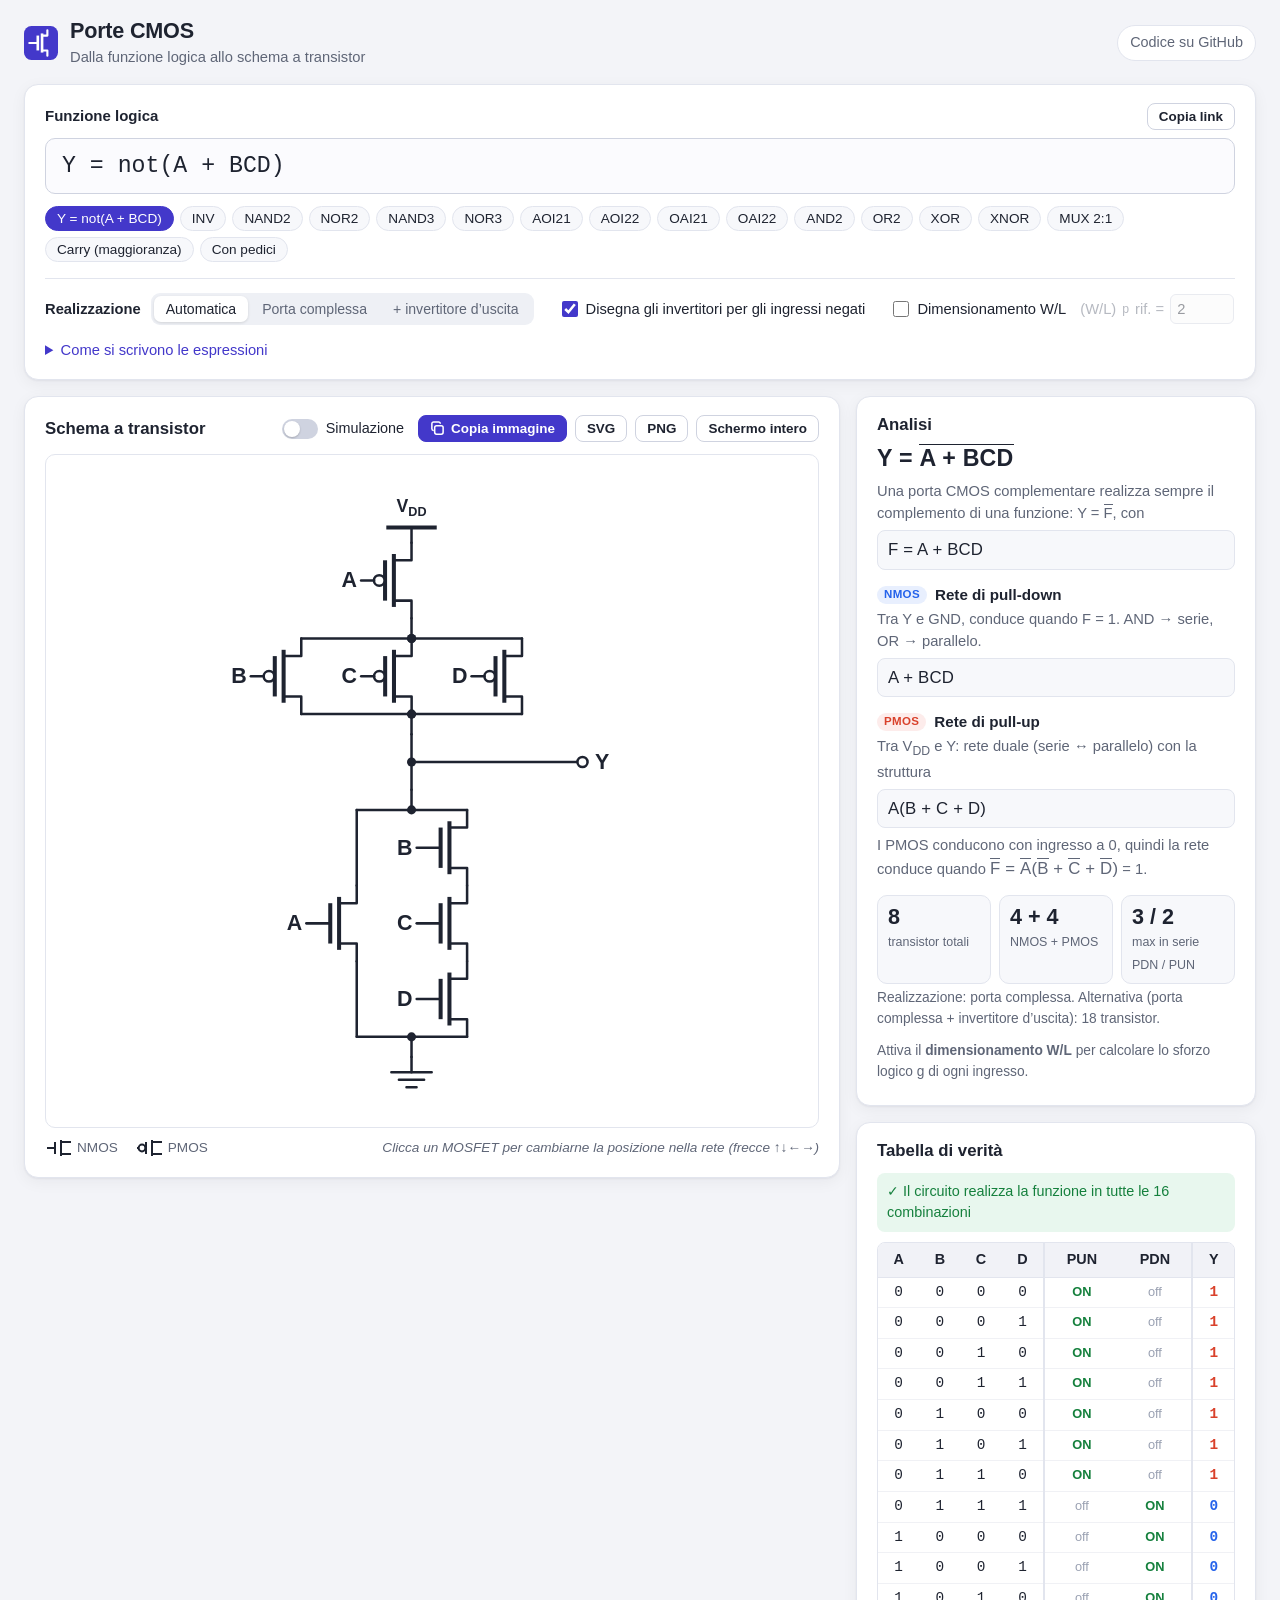
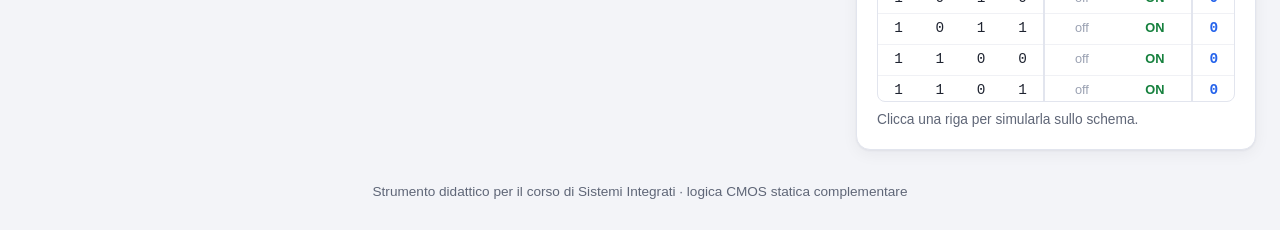
<file: docs/index.html>
<!doctype html>
<html lang="it">
<head>
  <meta charset="utf-8">
  <meta name="viewport" content="width=device-width, initial-scale=1">
  <title>Porte CMOS</title>
  <meta name="description" content="Scrivi una funzione logica (es. Y = not(A + BCD)) e ottieni lo schema a transistor CMOS con reti di pull-up e pull-down, tabella di verità, dimensionamento e simulazione.">
  <link rel="icon" href="favicon.svg" type="image/svg+xml">
  <link rel="stylesheet" href="css/style.css">
  <script type="module" src="js/app.js"></script>
</head>
<body>
  <header class="topbar">
    <div class="brand">
      <img src="favicon.svg" alt="" width="34" height="34">
      <div>
        <h1>Porte CMOS</h1>
        <p>Dalla funzione logica allo schema a transistor</p>
      </div>
    </div>
    <a class="gh-link" id="repo-link" href="https://github.com/giob22/PorteCMOS" target="_blank" rel="noopener">Codice su GitHub</a>
  </header>

  <main>
    <section class="card input-card">
      <div class="input-head">
        <label for="expr">Funzione logica</label>
        <button type="button" class="btn ghost small" id="copy-link" title="Copia un link a questa funzione">Copia link</button>
      </div>
      <input id="expr" class="expr" type="text" spellcheck="false" autocomplete="off" autocapitalize="off"
             placeholder="Y = not(A + BCD)" aria-describedby="error">
      <div id="error" class="error" role="alert" hidden></div>

      <div class="examples" id="examples" aria-label="Esempi"></div>

      <div class="options">
        <div class="opt">
          <span class="opt-label">Realizzazione</span>
          <div class="segmented" role="radiogroup" aria-label="Realizzazione" id="mode">
            <button type="button" role="radio" data-mode="auto">Automatica</button>
            <button type="button" role="radio" data-mode="direct">Porta complessa</button>
            <button type="button" role="radio" data-mode="outinv">+ invertitore d’uscita</button>
          </div>
        </div>
        <label class="opt check">
          <input type="checkbox" id="opt-inverters">
          <span>Disegna gli invertitori per gli ingressi negati</span>
        </label>
        <div class="opt sizing">
          <label class="check">
            <input type="checkbox" id="opt-sizing">
            <span>Dimensionamento W/L</span>
          </label>
          <label class="ratio" title="Rapporto (W/L) del PMOS dell'invertitore di riferimento, con (W/L) dell'NMOS = 1">
            (W/L)<sub>p</sub> rif. =
            <input type="number" id="opt-ratio" min="1" max="5" step="0.5" value="2">
          </label>
        </div>
      </div>

      <details class="syntax">
        <summary>Come si scrivono le espressioni</summary>
        <table>
          <tbody>
            <tr><th>NOT</th><td><code>not(A)</code> <code>!A</code> <code>~A</code> <code>A'</code></td></tr>
            <tr><th>AND</th><td><code>AB</code> <code>A·B</code> <code>A*B</code> <code>A&amp;B</code> <code>A and B</code></td></tr>
            <tr><th>OR</th><td><code>A + B</code> <code>A | B</code> <code>A or B</code></td></tr>
            <tr><th>XOR</th><td><code>A ^ B</code> <code>A xor B</code></td></tr>
            <tr><th>Funzioni</th><td><code>nand(A, B)</code> <code>nor(A, B, C)</code> <code>xnor(A, B)</code> <code>and(…)</code> <code>or(…)</code></td></tr>
          </tbody>
        </table>
        <ul>
          <li>Lettere adiacenti sono in AND: <code>BCD</code> = B·C·D.</li>
          <li>Pedici: <code>A_1</code> o <code>A1</code>, <code>A_in</code>, <code>A_{in}</code>; anche per l’uscita (<code>Y_{out} = …</code>).
            Con le graffe il pedice può essere seguito da un’altra variabile: <code>A_{in}B</code> = A<sub>in</sub>·B,
            mentre <code>A_inB</code> è A con pedice “inB”.</li>
          <li>Precedenza: NOT, poi AND, poi XOR, poi OR. <code>Y =</code> iniziale facoltativo (cambia il nome dell’uscita).</li>
        </ul>
      </details>
    </section>

    <div class="layout">
      <section class="card schematic-card" id="schematic-card">
        <div class="card-head">
          <h2>Schema a transistor</h2>
          <div class="tools">
            <label class="switch" title="Assegna valori agli ingressi ed evidenzia i transistor accesi">
              <input type="checkbox" id="opt-sim">
              <span class="track"></span>
              <span>Simulazione</span>
            </label>
            <button type="button" class="btn small icon" id="copy-img" title="Copia lo schema come immagine da incollare negli appunti (tasto C)">
              <svg width="15" height="15" viewBox="0 0 16 16" aria-hidden="true"><rect x="5" y="5" width="9" height="9" rx="2" fill="none" stroke="currentColor" stroke-width="1.6"/><path d="M11 3V2.8A1.8 1.8 0 0 0 9.2 1H3.8A1.8 1.8 0 0 0 2 2.8v5.4A1.8 1.8 0 0 0 3.8 10H4" fill="none" stroke="currentColor" stroke-width="1.6"/></svg>
              Copia immagine
            </button>
            <button type="button" class="btn ghost small" id="export-svg" title="Scarica lo schema in formato vettoriale">SVG</button>
            <button type="button" class="btn ghost small" id="export-png" title="Scarica lo schema come immagine">PNG</button>
            <button type="button" class="btn ghost small" id="fullscreen" title="Schermo intero (tasto F)">Schermo intero</button>
          </div>
        </div>
        <div class="sim-panel" id="sim-panel" hidden></div>
        <div class="order-panel" id="order-panel" hidden></div>
        <div class="schematic" id="schematic"></div>
        <div class="legend">
          <span><svg width="26" height="20" viewBox="0 0 26 20" aria-hidden="true"><path d="M26 4H16V16H26M16 2V18M10 4V16M10 10H2" fill="none" stroke="currentColor" stroke-width="2"/></svg> NMOS</span>
          <span><svg width="26" height="20" viewBox="0 0 26 20" aria-hidden="true"><path d="M26 4H16V16H26M16 2V18M10 4V16M2 10H1" fill="none" stroke="currentColor" stroke-width="2"/><circle cx="6" cy="10" r="3.4" fill="none" stroke="currentColor" stroke-width="2"/></svg> PMOS</span>
          <span class="sim-only"><i class="sw up"></i> cammino verso V<sub>DD</sub></span>
          <span class="sim-only"><i class="sw down"></i> cammino verso GND</span>
          <span class="size-only"><i class="sw size"></i> W/L normalizzato</span>
          <span class="move-hint">Clicca un MOSFET per cambiarne la posizione nella rete (frecce ↑↓←→)</span>
        </div>
      </section>

      <aside class="side">
        <section class="card" id="analysis"></section>
        <section class="card" id="truth"></section>
      </aside>
    </div>
  </main>

  <footer>
    Strumento didattico per il corso di Sistemi Integrati · logica CMOS statica complementare
  </footer>
  <div class="toast" id="toast" role="status" aria-live="polite"></div>
</body>
</html>
</file>
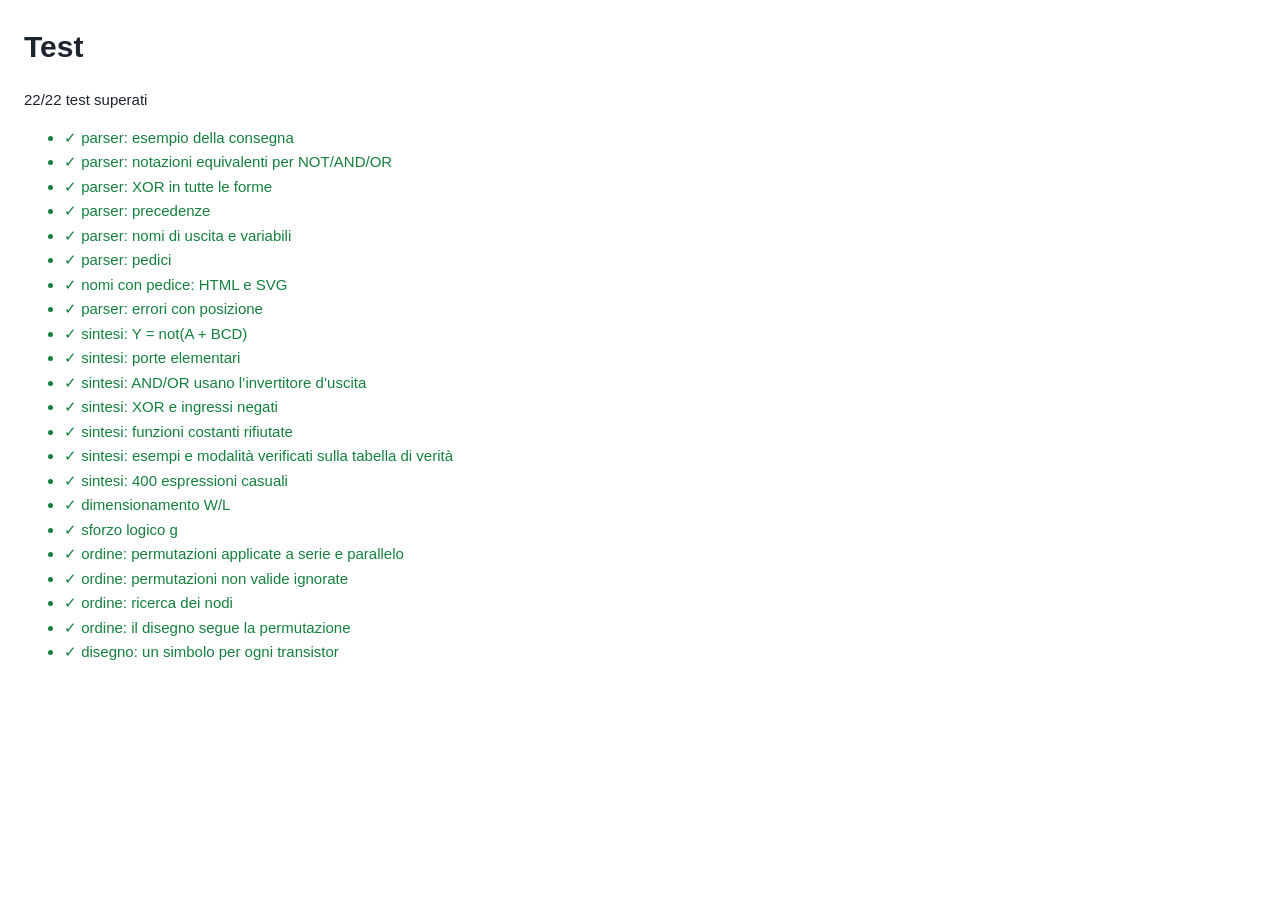
<file: tests/index.html>
<!doctype html>
<html lang="it">
<head>
  <meta charset="utf-8">
  <title>Test · Porte CMOS</title>
  <style>
    body { font: 15px/1.5 "Segoe UI", Roboto, sans-serif; margin: 24px; color: #1e2330; }
    li { margin: 2px 0; }
    .ok { color: #15803d; }
    .ko { color: #b42318; }
    pre { margin: 2px 0 6px 18px; white-space: pre-wrap; }
  </style>
</head>
<body>
  <h1>Test</h1>
  <p id="summary">Esecuzione…</p>
  <ul id="list"></ul>
  <script type="module">
    import { run } from './suite.js';
    const results = run();
    const list = document.getElementById('list');
    for (const r of results) {
      const li = document.createElement('li');
      li.className = r.ok ? 'ok' : 'ko';
      li.textContent = `${r.ok ? '✓' : '✗'} ${r.name}`;
      if (!r.ok) {
        const pre = document.createElement('pre');
        pre.textContent = r.error;
        li.append(pre);
      }
      list.append(li);
    }
    const failed = results.filter((r) => !r.ok).length;
    document.getElementById('summary').textContent = `${results.length - failed}/${results.length} test superati`;
    document.title = failed ? `✗ ${failed} falliti` : '✓ tutti superati';
  </script>
</body>
</html>
</file>
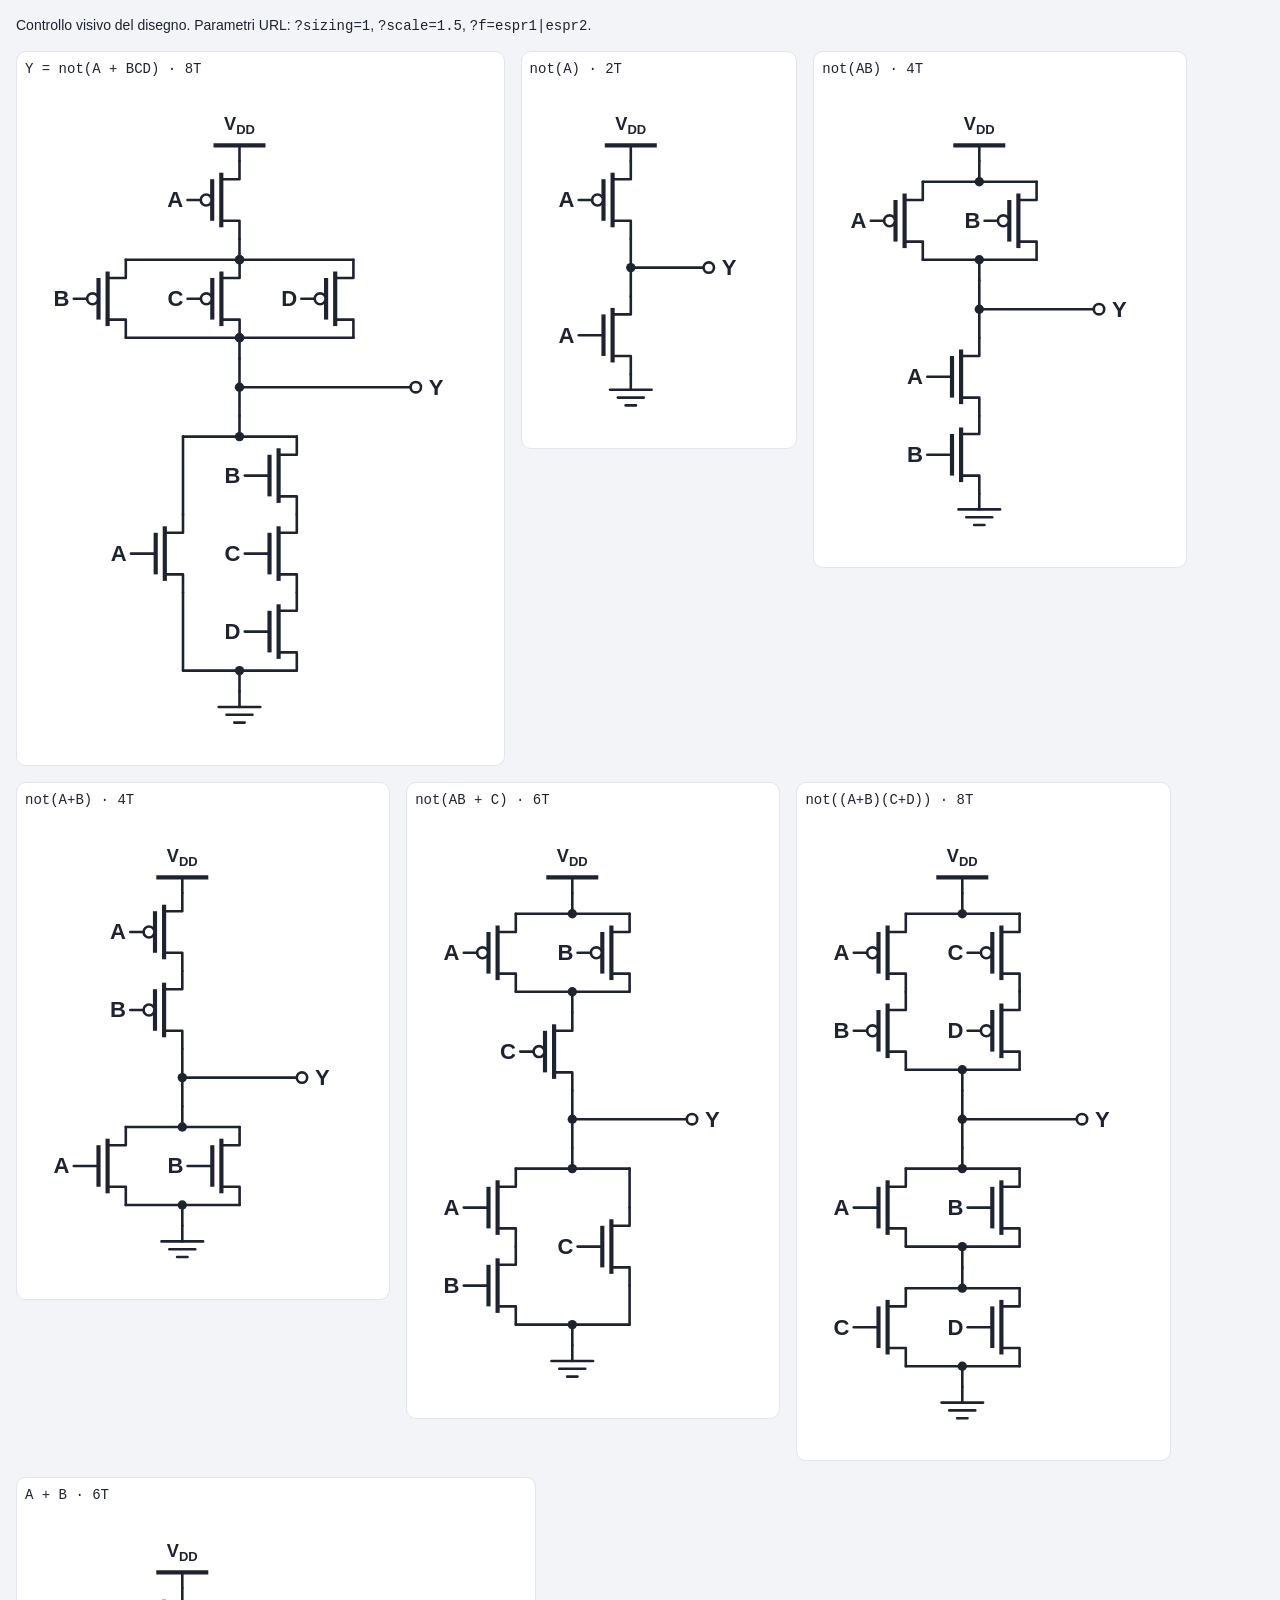
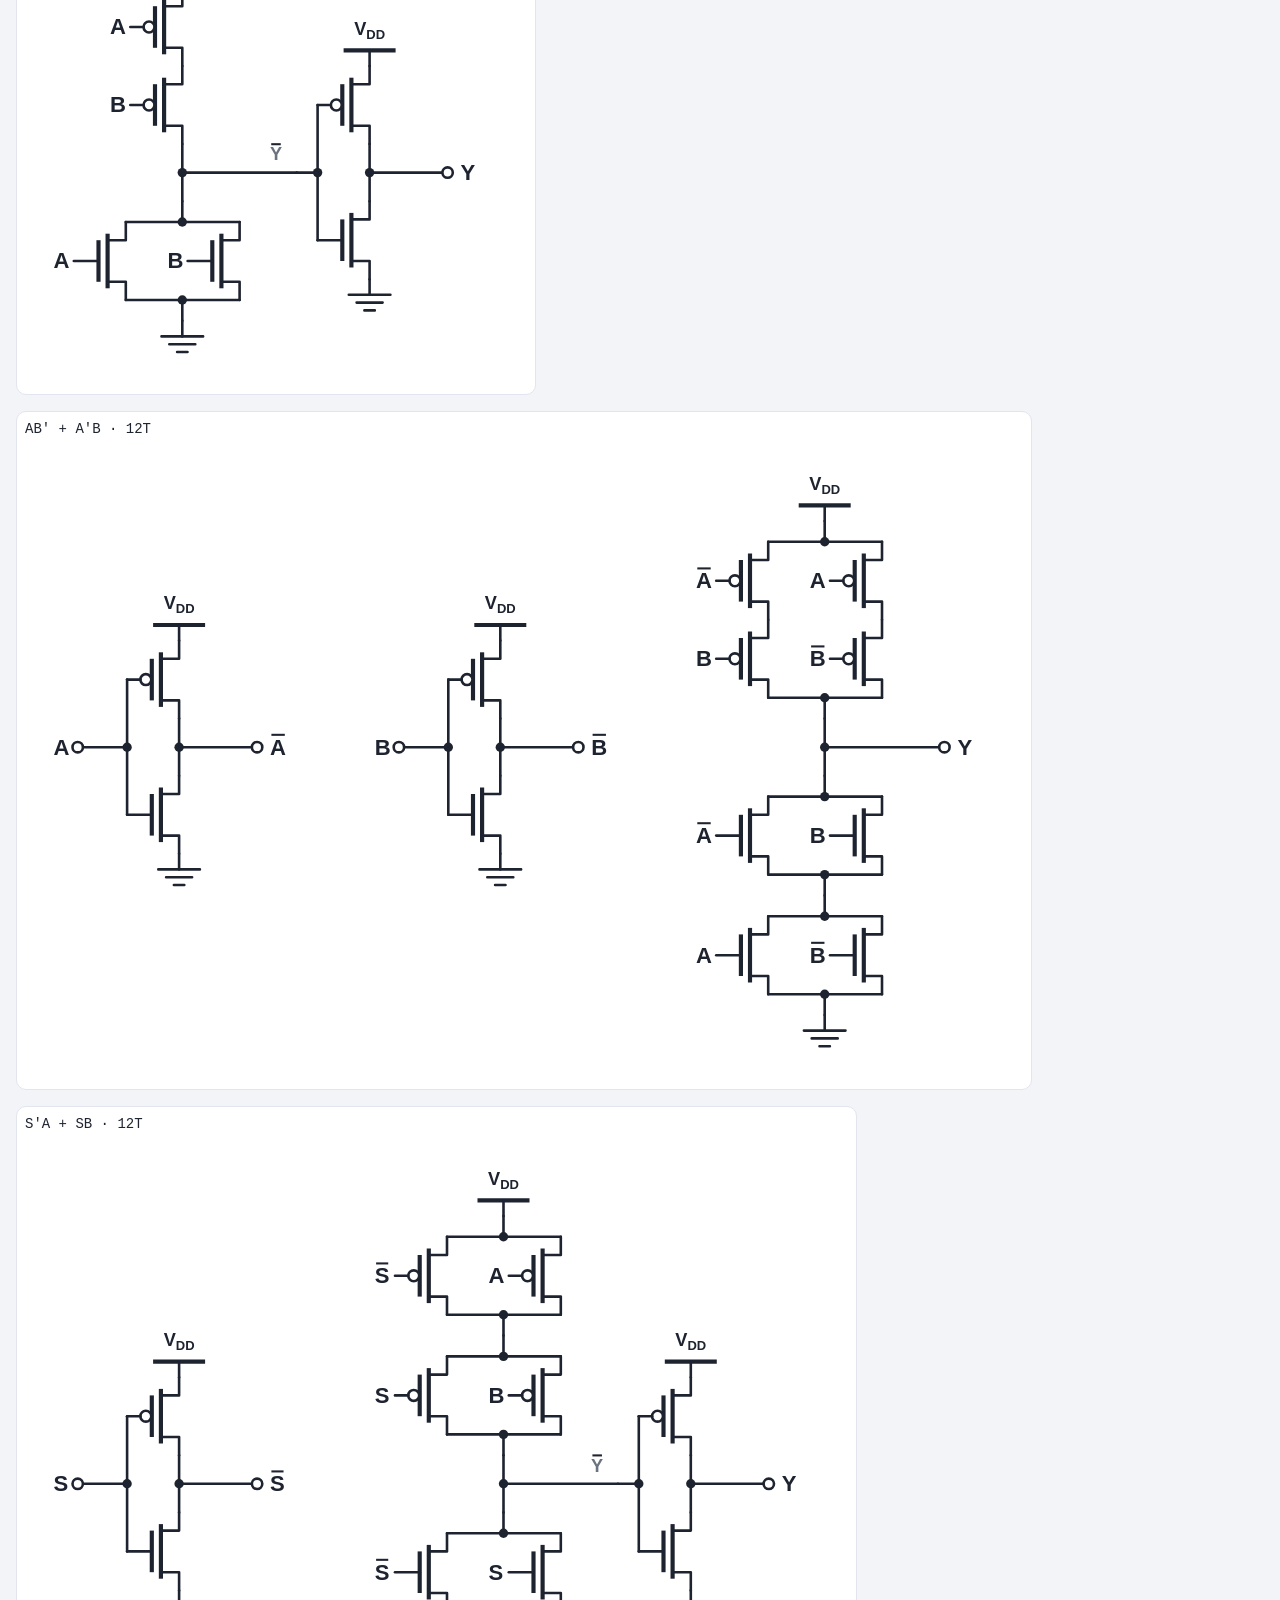
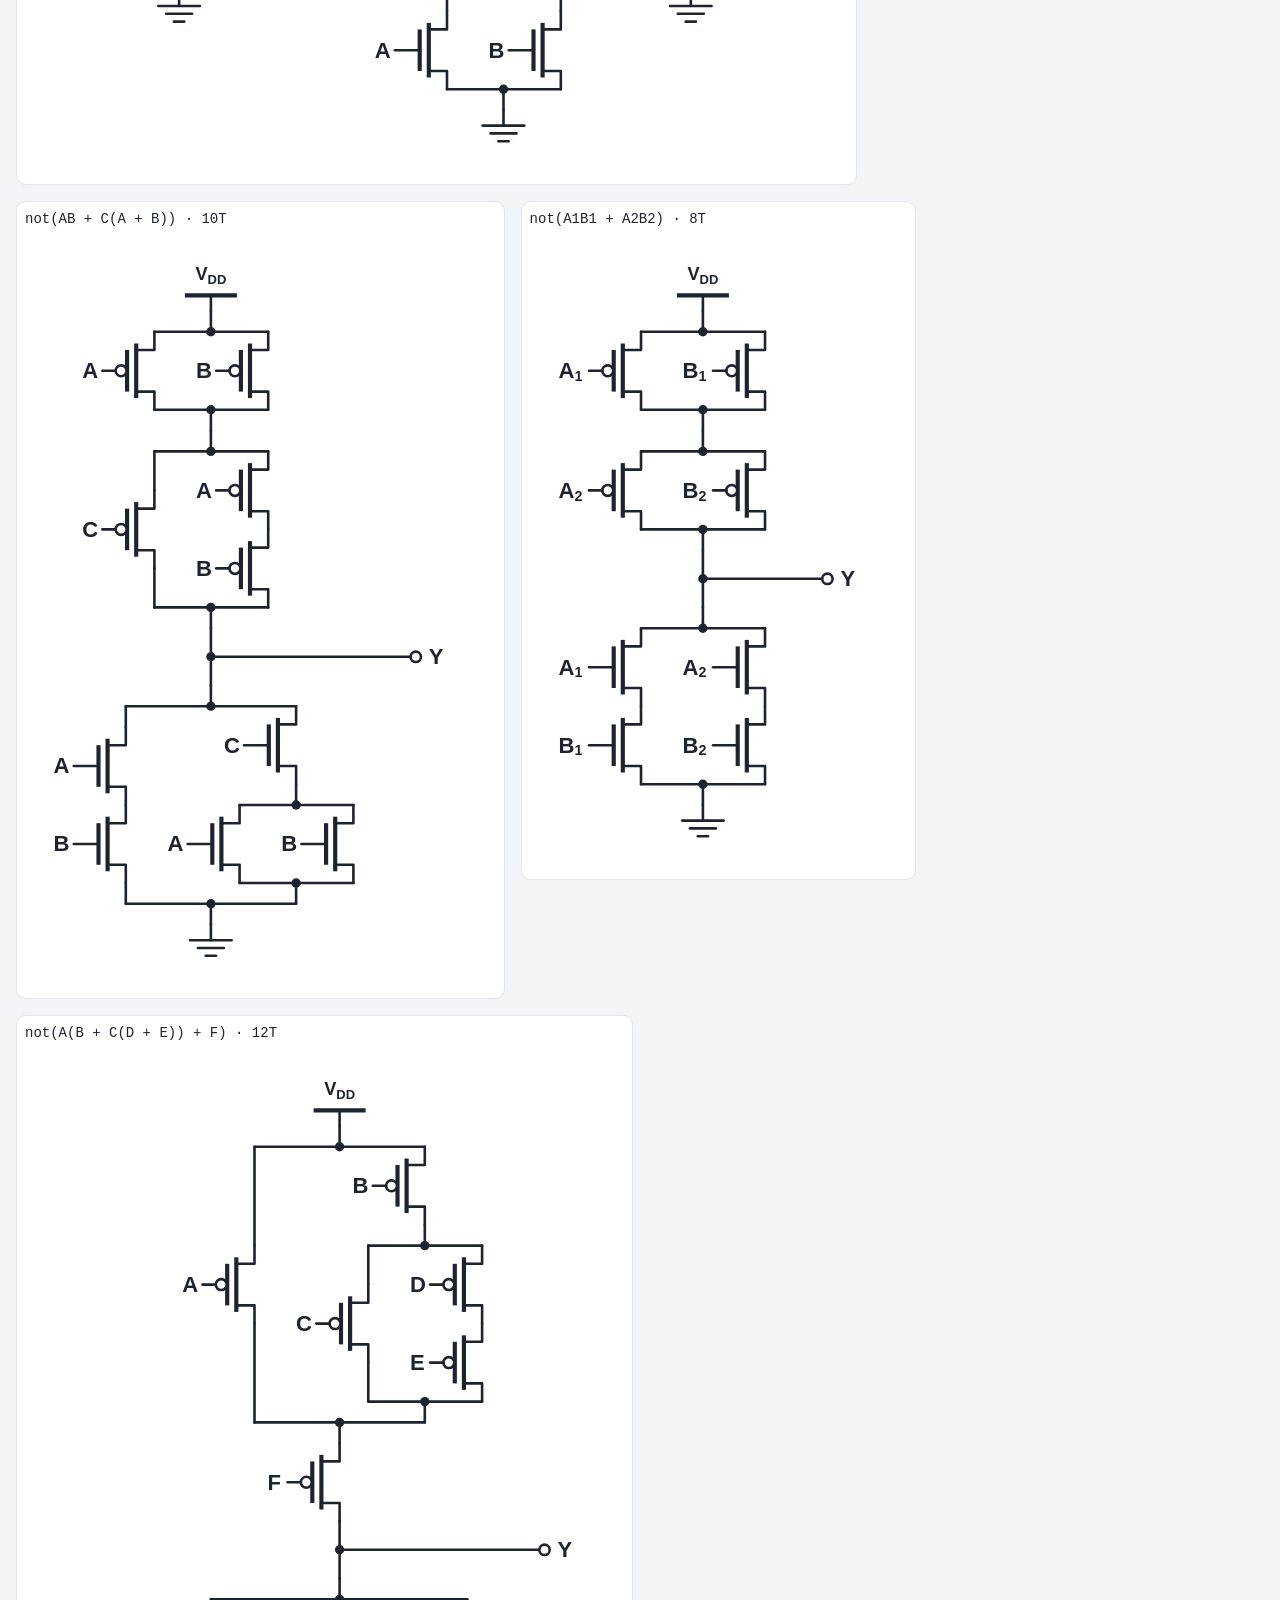
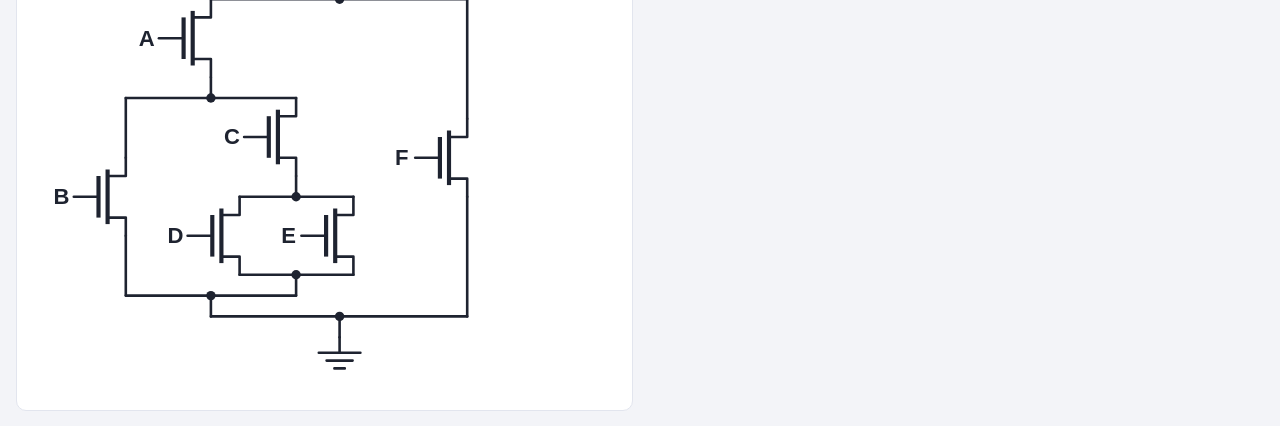
<file: tests/gallery.html>
<!doctype html>
<html lang="it">
<head>
  <meta charset="utf-8">
  <title>Galleria · Porte CMOS</title>
  <style>
    body { font: 14px/1.4 "Segoe UI", Roboto, sans-serif; margin: 16px; background: #f3f4f8; color: #1e2330; }
    .grid { display: flex; flex-wrap: wrap; gap: 16px; align-items: flex-start; }
    figure { margin: 0; background: #fff; border: 1px solid #e2e5ee; border-radius: 10px; padding: 8px; }
    figcaption { font-family: Consolas, monospace; margin-bottom: 4px; }
  </style>
</head>
<body>
  <p>Controllo visivo del disegno. Parametri URL: <code>?sizing=1</code>, <code>?scale=1.5</code>, <code>?f=espr1|espr2</code>.</p>
  <div class="grid" id="grid"></div>
  <script type="module">
    import { parse } from '../docs/js/parser.js';
    import { synthesize } from '../docs/js/cmos.js';
    import { renderCircuit, fixOverlines } from '../docs/js/render.js';

    const params = new URLSearchParams(location.search);
    const sizing = params.get('sizing') === '1';
    const scale = Number(params.get('scale') || 1.3);
    const exprs = params.get('f') ? params.get('f').split('|') : [
      'Y = not(A + BCD)', 'not(A)', 'not(AB)', 'not(A+B)', 'not(AB + C)', 'not((A+B)(C+D))',
      'A + B', "AB' + A'B", "S'A + SB", 'not(AB + C(A + B))', 'not(A1B1 + A2B2)', 'not(A(B + C(D + E)) + F)',
    ];
    const grid = document.getElementById('grid');
    for (const src of exprs) {
      const fig = document.createElement('figure');
      try {
        const { ast, output } = parse(src);
        const r = synthesize(ast, output);
        fig.innerHTML = `<figcaption>${src} · ${r.counts.total}T</figcaption>${renderCircuit(r, { sizing, ratio: 2 })}`;
        const svg = fig.querySelector('svg');
        svg.setAttribute('width', svg.viewBox.baseVal.width * scale);
        svg.setAttribute('height', svg.viewBox.baseVal.height * scale);
        grid.append(fig);
        fixOverlines(svg);
      } catch (e) {
        fig.textContent = `${src}: ${e.message}`;
        grid.append(fig);
      }
    }
  </script>
</body>
</html>
</file>
<file: docs/css/style.css>
:root {
  --bg: #f3f4f8;
  --card: #ffffff;
  --ink: #1e2330;
  --muted: #5f6677;
  --line: #e2e5ee;
  --accent: #4338ca;
  --accent-soft: #eef0ff;
  --up: #d9412b;
  --down: #2563eb;
  --size: #7c3aed;
  --ok: #15803d;
  --ok-soft: #e8f7ee;
  --err: #b42318;
  --err-soft: #fdecea;
  --radius: 14px;
  --shadow: 0 1px 2px rgba(20, 24, 40, .05), 0 4px 16px rgba(20, 24, 40, .05);
  --font: "Segoe UI", Roboto, -apple-system, BlinkMacSystemFont, Helvetica, Arial, sans-serif;
  --mono: "Cascadia Code", "JetBrains Mono", Consolas, "SF Mono", Menlo, monospace;
}

* { box-sizing: border-box; }

[hidden] { display: none !important; }

html { -webkit-text-size-adjust: 100%; }

body {
  margin: 0;
  background: var(--bg);
  color: var(--ink);
  font: 15px/1.5 var(--font);
}

h1, h2, h3 { margin: 0; line-height: 1.2; }

code {
  font-family: var(--mono);
  font-size: .88em;
  background: #f1f2f7;
  border: 1px solid var(--line);
  border-radius: 5px;
  padding: 0 .3em;
}

/* ------------------------------------------------------------------ header */

.topbar {
  display: flex;
  align-items: center;
  justify-content: space-between;
  gap: 16px;
  max-width: 1440px;
  margin: 0 auto;
  padding: 18px 24px 8px;
}

.brand { display: flex; align-items: center; gap: 12px; }
.brand h1 { font-size: 1.35rem; letter-spacing: -.01em; }
.brand p { margin: 2px 0 0; color: var(--muted); font-size: .92rem; }

.gh-link {
  color: var(--muted);
  font-size: .9rem;
  text-decoration: none;
  border: 1px solid var(--line);
  background: var(--card);
  padding: 6px 12px;
  border-radius: 999px;
  white-space: nowrap;
}
.gh-link:hover { color: var(--accent); border-color: #c9cdf5; }

main {
  max-width: 1440px;
  margin: 0 auto;
  padding: 8px 24px 24px;
  display: grid;
  gap: 16px;
}

.card {
  background: var(--card);
  border: 1px solid var(--line);
  border-radius: var(--radius);
  box-shadow: var(--shadow);
  padding: 18px 20px;
  min-width: 0;
}

/* ------------------------------------------------------------------- input */

.input-head {
  display: flex;
  align-items: center;
  justify-content: space-between;
  margin-bottom: 8px;
}
.input-head label { font-weight: 600; }

.expr {
  width: 100%;
  font: 500 1.45rem/1.3 var(--mono);
  color: var(--ink);
  padding: 12px 16px;
  border: 1.5px solid #cfd3e0;
  border-radius: 10px;
  background: #fbfbfe;
  outline: none;
  transition: border-color .15s, box-shadow .15s;
}
.expr:focus { border-color: var(--accent); box-shadow: 0 0 0 4px rgba(67, 56, 202, .12); background: #fff; }
.expr.invalid { border-color: var(--err); box-shadow: 0 0 0 4px rgba(180, 35, 24, .1); }

.error {
  margin-top: 8px;
  padding: 8px 12px;
  border-radius: 8px;
  background: var(--err-soft);
  color: var(--err);
  font-size: .93rem;
}
.error pre {
  margin: 6px 0 0;
  font: .95rem/1.3 var(--mono);
  color: var(--ink);
  white-space: pre-wrap;
  word-break: break-all;
}
.error mark { background: #f8c7c1; color: var(--err); border-radius: 3px; padding: 0 1px; }

.examples { display: flex; flex-wrap: wrap; gap: 6px; margin-top: 12px; }
.chip {
  font: 500 .85rem var(--font);
  border: 1px solid var(--line);
  background: #f7f8fb;
  color: var(--ink);
  border-radius: 999px;
  padding: 4px 11px;
  cursor: pointer;
}
.chip:hover { border-color: #c9cdf5; background: var(--accent-soft); color: var(--accent); }
.chip.active { background: var(--accent); border-color: var(--accent); color: #fff; }

.options {
  display: flex;
  flex-wrap: wrap;
  align-items: center;
  gap: 12px 28px;
  margin-top: 16px;
  padding-top: 14px;
  border-top: 1px solid var(--line);
}
.opt { display: flex; align-items: center; gap: 10px; flex-wrap: wrap; }
.opt-label { font-weight: 600; font-size: .92rem; }
.check { display: inline-flex; align-items: center; gap: 8px; cursor: pointer; font-size: .92rem; }
.check input { width: 16px; height: 16px; accent-color: var(--accent); margin: 0; }
.sizing { gap: 14px; }
.ratio { font-size: .92rem; color: var(--muted); display: inline-flex; align-items: center; gap: 6px; }
.ratio input {
  width: 64px;
  font: inherit;
  color: var(--ink);
  padding: 3px 6px;
  border: 1px solid #cfd3e0;
  border-radius: 6px;
}
.ratio.disabled { opacity: .45; }

.segmented {
  display: inline-flex;
  background: #eef0f5;
  border-radius: 9px;
  padding: 3px;
  gap: 2px;
}
.segmented button {
  font: 500 .88rem var(--font);
  border: 0;
  background: transparent;
  color: var(--muted);
  padding: 5px 12px;
  border-radius: 7px;
  cursor: pointer;
}
.segmented button[aria-checked="true"] { background: #fff; color: var(--ink); box-shadow: 0 1px 3px rgba(0, 0, 0, .12); }

.syntax { margin-top: 14px; font-size: .92rem; }
.syntax summary { cursor: pointer; color: var(--accent); font-weight: 500; }
.syntax table { border-collapse: collapse; margin: 10px 0 4px; }
.syntax th { text-align: left; padding: 3px 14px 3px 0; color: var(--muted); font-weight: 600; vertical-align: top; }
.syntax td { padding: 3px 0; }
.syntax td code { margin-right: 4px; }
.syntax ul { margin: 8px 0 0; padding-left: 20px; color: var(--muted); }

/* ------------------------------------------------------------ layout/cards */

.layout {
  display: grid;
  grid-template-columns: minmax(0, 1fr) minmax(300px, 400px);
  gap: 16px;
  align-items: start;
}
.side { display: grid; gap: 16px; min-width: 0; }

.card-head {
  display: flex;
  align-items: center;
  justify-content: space-between;
  gap: 12px;
  flex-wrap: wrap;
  margin-bottom: 12px;
}
.card h2 { font-size: 1.05rem; }
.tools { display: flex; align-items: center; gap: 8px; flex-wrap: wrap; }

.btn {
  font: 600 .88rem var(--font);
  border: 1px solid var(--accent);
  background: var(--accent);
  color: #fff;
  border-radius: 8px;
  padding: 7px 14px;
  cursor: pointer;
}
.btn:hover { filter: brightness(1.08); }
.btn.ghost { background: #fff; color: var(--ink); border-color: #cfd3e0; }
.btn.ghost:hover { border-color: var(--accent); color: var(--accent); filter: none; }
.btn.small { padding: 5px 11px; font-size: .84rem; }
.btn.icon { display: inline-flex; align-items: center; gap: 6px; }

.switch { display: inline-flex; align-items: center; gap: 8px; cursor: pointer; font-size: .9rem; font-weight: 500; margin-right: 6px; user-select: none; }
.switch input { position: absolute; opacity: 0; pointer-events: none; }
.switch .track {
  width: 36px; height: 20px; border-radius: 999px; background: #cfd3e0; position: relative; transition: background .15s;
}
.switch .track::after {
  content: ""; position: absolute; top: 2px; left: 2px; width: 16px; height: 16px; border-radius: 50%;
  background: #fff; box-shadow: 0 1px 2px rgba(0, 0, 0, .2); transition: transform .15s;
}
.switch input:checked + .track { background: var(--accent); }
.switch input:checked + .track::after { transform: translateX(16px); }
.switch input:focus-visible + .track { outline: 2px solid var(--accent); outline-offset: 2px; }

/* --------------------------------------------------------------- schematic */

.schematic {
  border: 1px solid var(--line);
  border-radius: 10px;
  background: #fff;
  padding: 12px;
  overflow: auto;
  min-height: 240px;
  display: flex;
  align-items: center;
  justify-content: center;
  transition: opacity .15s;
}
.schematic.stale { opacity: .35; }
.schematic svg { display: block; width: 100%; height: auto; max-height: 72vh; margin: 0 auto; }

.legend { display: flex; flex-wrap: wrap; gap: 6px 18px; margin-top: 10px; color: var(--muted); font-size: .85rem; }
.legend span { display: inline-flex; align-items: center; gap: 6px; }
.legend svg { color: var(--ink); }
.legend .sw { width: 22px; height: 4px; border-radius: 2px; display: inline-block; }
.legend .sw.up { background: var(--up); }
.legend .sw.down { background: var(--down); }
.legend .sw.size { background: var(--size); }
.legend .sim-only, .legend .size-only { display: none; }
.legend .move-hint { margin-left: auto; font-style: italic; }

/* MOSFET spostabili */
.schematic .cm-tr[data-movable] { cursor: pointer; }
.schematic .cm-tr[data-movable]:hover .cm-w,
.schematic .cm-tr[data-movable]:hover .cm-bubble { stroke: var(--accent); }
.schematic .cm-tr[data-movable]:hover .cm-txt { fill: var(--accent); }

.order-panel {
  display: flex;
  flex-wrap: wrap;
  align-items: center;
  gap: 8px 14px;
  padding: 8px 12px;
  margin-bottom: 12px;
  background: var(--accent-soft);
  border: 1px solid #d5d9fb;
  border-radius: 10px;
}
.order-info { display: flex; align-items: center; flex-wrap: wrap; gap: 4px 8px; font-size: .92rem; }
.order-info .math { font-size: 1.05rem; }
.order-info .where { color: var(--muted); font-size: .88rem; }
.order-actions { display: flex; flex-wrap: wrap; gap: 6px; margin-left: auto; }
.btn:disabled, .btn:disabled:hover { opacity: .4; cursor: default; color: var(--ink); border-color: #cfd3e0; }
.sim-on .legend .sim-only, .size-on .legend .size-only { display: inline-flex; }

.sim-panel {
  display: flex;
  flex-wrap: wrap;
  align-items: center;
  gap: 10px 18px;
  padding: 10px 12px;
  margin-bottom: 12px;
  background: #f7f8fb;
  border: 1px solid var(--line);
  border-radius: 10px;
}
.sim-panel .bits { display: flex; flex-wrap: wrap; gap: 6px; }
.sim-panel .hint { color: var(--muted); font-size: .85rem; }
.bit {
  display: inline-flex;
  align-items: center;
  gap: 8px;
  font: 600 .95rem var(--font);
  border: 1px solid #cfd3e0;
  background: #fff;
  border-radius: 8px;
  padding: 4px 6px 4px 10px;
  cursor: pointer;
}
.bit .v {
  min-width: 24px;
  text-align: center;
  border-radius: 5px;
  padding: 1px 0;
  color: #fff;
  font-family: var(--mono);
}
.bit .v.b0 { background: var(--down); }
.bit .v.b1 { background: var(--up); }
.sim-out { display: flex; align-items: center; gap: 10px; margin-left: auto; font-size: .9rem; color: var(--muted); }
.sim-out .val {
  font: 700 1.05rem var(--font);
  padding: 3px 12px;
  border-radius: 8px;
  color: #fff;
  background: var(--muted);
}
.sim-out .val.v1 { background: var(--up); }
.sim-out .val.v0 { background: var(--down); }
.sim-out .val.vx { background: #b45309; }

/* ---------------------------------------------------------------- analysis */

.math { font-size: 1.05rem; letter-spacing: .01em; }
.math.big { font-size: 1.45rem; font-weight: 600; margin: 6px 0 4px; }
.ol {
  display: inline-block;
  border-top: .075em solid currentColor;
  padding-top: .06em;
  line-height: 1.05;
}
.math sub, .ol sub { font-size: .65em; }

#analysis h3 { font-size: .95rem; margin: 16px 0 4px; display: flex; align-items: center; gap: 8px; }
#analysis p { margin: 4px 0; color: var(--muted); font-size: .92rem; }
#analysis .formula {
  background: #f7f8fb;
  border: 1px solid var(--line);
  border-radius: 8px;
  padding: 6px 10px;
  margin: 6px 0;
  overflow-x: auto;
}
.tag {
  font-size: .72rem;
  font-weight: 700;
  letter-spacing: .03em;
  text-transform: uppercase;
  padding: 2px 7px;
  border-radius: 999px;
}
.tag.p { background: #fdeceb; color: var(--up); }
.tag.n { background: #e8effe; color: var(--down); }

.stats { display: grid; grid-template-columns: repeat(3, minmax(0, 1fr)); gap: 8px; margin-top: 14px; }
.stat { background: #f7f8fb; border: 1px solid var(--line); border-radius: 10px; padding: 8px 10px; }
.stat b { display: block; font-size: 1.35rem; line-height: 1.2; }
.stat span { font-size: .78rem; color: var(--muted); }
.note { font-size: .86rem !important; }

.table-wrap.effort { margin: 8px 0; max-height: none; }
.effort .tt tbody tr { cursor: default; }
.effort .tt tbody tr:hover { background: none; }
.effort .tt td.math { font-family: var(--font); font-weight: 600; }
.effort .tt td.g b { color: var(--size); }
.effort .tt .approx { color: var(--muted); font-size: .82rem; margin-left: 4px; }
.effort-hint { margin-top: 12px !important; }

/* ------------------------------------------------------------- truth table */

.verify {
  display: flex;
  align-items: center;
  gap: 8px;
  padding: 8px 10px;
  border-radius: 8px;
  font-size: .9rem;
  font-weight: 500;
  margin-bottom: 10px;
}
.verify.ok { background: var(--ok-soft); color: var(--ok); }
.verify.bad { background: var(--err-soft); color: var(--err); }

.table-wrap { max-height: 460px; overflow: auto; border: 1px solid var(--line); border-radius: 8px; }
table.tt { border-collapse: collapse; width: 100%; font-size: .9rem; text-align: center; }
.tt th {
  position: sticky;
  top: 0;
  background: #f1f2f7;
  font-weight: 600;
  padding: 6px 8px;
  border-bottom: 1px solid var(--line);
}
.tt td { padding: 4px 8px; border-bottom: 1px solid #f0f1f5; font-family: var(--mono); }
.tt th.sep, .tt td.sep { border-left: 2px solid var(--line); }
.tt tbody tr { cursor: pointer; }
.tt tbody tr:hover { background: #f5f6ff; }
.tt tr.current { background: #e9ebff !important; box-shadow: inset 3px 0 0 var(--accent); }
.tt .on { color: var(--ok); font-weight: 700; font-family: var(--font); font-size: .8rem; }
.tt .off { color: #9aa1b2; font-family: var(--font); font-size: .8rem; }
.tt .y1 { color: var(--up); font-weight: 700; }
.tt .y0 { color: var(--down); font-weight: 700; }

/* ------------------------------------------------------------------ varie */

footer { text-align: center; color: var(--muted); font-size: .85rem; padding: 8px 24px 28px; }

.toast {
  position: fixed;
  left: 50%;
  bottom: 24px;
  transform: translate(-50%, 20px);
  background: var(--ink);
  color: #fff;
  padding: 8px 16px;
  border-radius: 8px;
  font-size: .9rem;
  opacity: 0;
  pointer-events: none;
  transition: opacity .2s, transform .2s;
}
.toast.show { opacity: 1; transform: translate(-50%, 0); }

/* schermo intero: solo lo schema, il più grande possibile */
.schematic-card:fullscreen {
  border-radius: 0;
  border: 0;
  padding: 20px 28px;
  display: flex;
  flex-direction: column;
  background: #fff;
}
.schematic-card:fullscreen .schematic { flex: 1; border: 0; padding: 0; }
.schematic-card:fullscreen .schematic svg { max-height: calc(100vh - 150px); }
.schematic-card:fullscreen #export-svg,
.schematic-card:fullscreen #export-png { display: none; }

@media (max-width: 1020px) {
  .layout { grid-template-columns: minmax(0, 1fr); }
}

@media (max-width: 640px) {
  body { font-size: 14px; }
  .topbar { padding: 14px 16px 4px; }
  .brand p { display: none; }
  main { padding: 8px 16px 20px; }
  .card { padding: 14px; }
  .expr { font-size: 1.15rem; padding: 10px 12px; }
  .segmented button { padding: 5px 8px; font-size: .82rem; }
  .sim-out { margin-left: 0; }
  .schematic { padding: 6px; }
}
</file>
